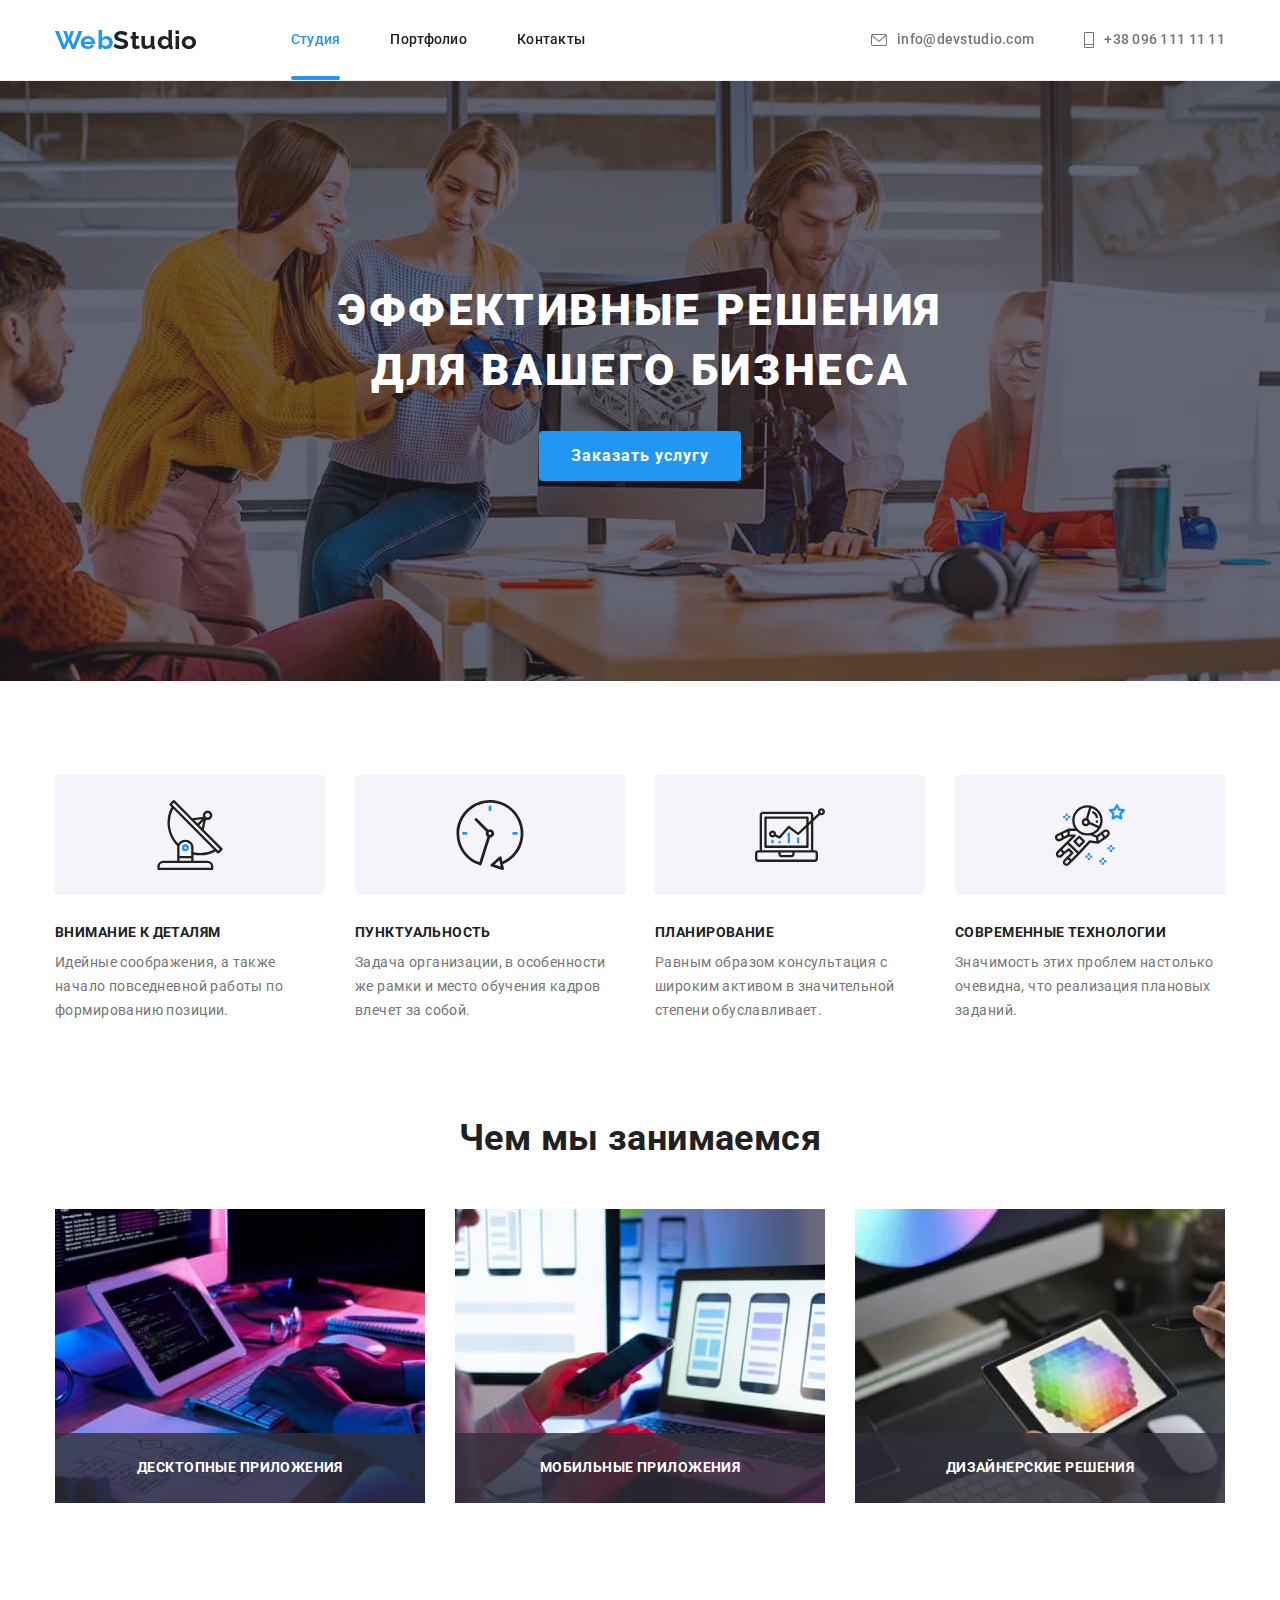
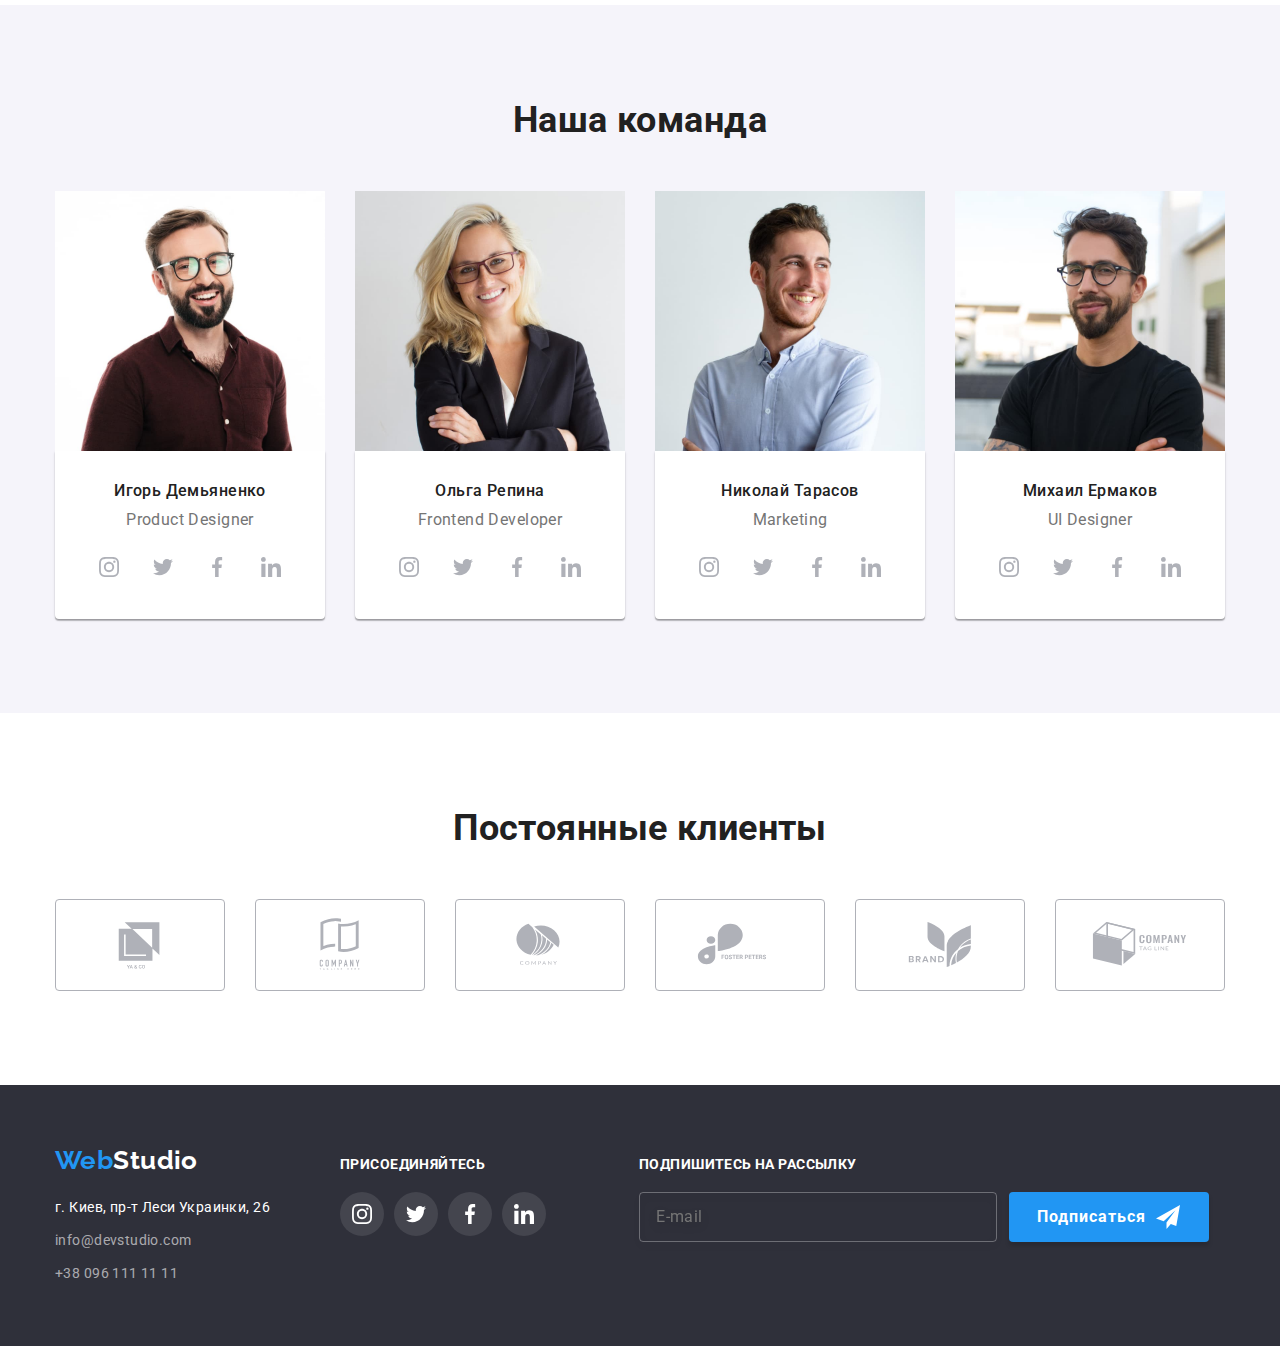
<file: index.html>
<!DOCTYPE html>
<html lang="ru">

<head>
  <meta charset="UTF-8" />
  <meta http-equiv="X-UA-Compatible" content="IE=edge" />
  <meta name="viewport" content="width=device-width, initial-scale=1.0" />
  <title>Document</title>
  <link href="https://fonts.googleapis.com/css2?family=Raleway:wght@700&family=Roboto:wght@400;500;700;900&display=swap"
    rel="stylesheet" />
  <link rel="stylesheet"
    href="https://cdnjs.cloudflare.com/ajax/libs/modern-normalize/0.6.0/modern-normalize.min.css" />
  <link rel="stylesheet" href="./css/style.css" />
</head>

<body data-page>
  <!--Шапка сайта-->

  <header class="header" data-header>
    <div class="container menu">
      <nav class="main-nav">
        <a href="./index.html" class="logo"><span class="logo-img">Web</span>Studio</a>
        <ul class="site-nav list">
          <li class="item"><a href="" class="link current">Студия</a></li>
          <li class="item">
            <a href="./portfolio.html" class="link">Портфолио</a>
          </li>
          <li class="item"><a href="" class="link">Контакты</a></li>
        </ul>
      </nav>

      <ul class="auth list">
        <li class="item">
          <a href="mailto:info@devstudio.com" class="link">
            <svg class="email-icon" width="16" height="12">
              <use href="./images/icon.svg#icon-email-second"></use>
            </svg>
            info@devstudio.com</a>
        </li>
        <li class="item">
          <a href="tel:+380961111111" class="link">
            <svg class="phone-icon" width="10" height="16">
              <use href="./images/icon.svg#icon-phone-second"></use>
            </svg>
            +38 096 111 11 11</a>
        </li>
      </ul>
    </div>
  </header>

  <main>
    <!--Герой-->
    <div class="hero-cont">
      <section class="section hero">
        <h1 class="hero-header">Эффективные решения для вашего бизнеса</h1>
        <button type="button" class="button" data-modal-open>
          Заказать услугу
        </button>
      </section>
    </div>

    <!--Преимущества-->
    <section class="section second">
      <div class="container">
        <h2 class="title-adv">Преимущества</h2>
        <ul class="list adv-flex">
          <li class="item">
            <div class="container-adv">
              <svg class="icon-adv" width="70" height="70">
                <use href="./images/icon.svg#icon-antenna-1"></use>
              </svg>
            </div>
            <h3 class="head-name">Внимание к деталям</h3>
            <p>
              Идейные соображения, а также начало повседневной работы по
              формированию позиции.
            </p>
          </li>
          <li class="item">
            <div class="container-adv">
              <svg class="icon-adv" width="70" height="70">
                <use href="./images/icon.svg#icon-clock-1"></use>
              </svg>
            </div>
            <h3 class="head-name">Пунктуальность</h3>
            <p>
              Задача организации, в особенности же рамки и место обучения
              кадров влечет за собой.
            </p>
          </li>
          <li class="item">
            <div class="container-adv">
              <svg class="icon-adv" width="70" height="70">
                <use href="./images/icon.svg#icon-diagram-1"></use>
              </svg>
            </div>
            <h3 class="head-name">Планирование</h3>
            <p>
              Равным образом консультация с широким активом в значительной
              степени обуславливает.
            </p>
          </li>
          <li class="item">
            <div class="container-adv">
              <svg class="icon-adv" width="70" height="70">
                <use href="./images/icon.svg#icon-astronaut-1"></use>
              </svg>
            </div>
            <h3 class="head-name">Современные технологии</h3>
            <p>
              Значимость этих проблем настолько очевидна, что реализация
              плановых заданий.
            </p>
          </li>
        </ul>
      </div>
    </section>

    <section class="section third">
      <div class="container cont-work">
        <h2 class="title">Чем мы занимаемся</h2>
        <ul class="list work">
          <li class="item work-list">
            <img src="./images/box_1.jpg" alt="keyboard" width="370" />
            <div class="work-text">
              <h3 class="head-work">Десктопные приложения</h3>
            </div>
          </li>
          <li class="item work-list">
            <img src="./images/box_2.jpg" alt="notebook" width="370" />
            <div class="work-text">
              <h3 class="head-work">Мобильные приложения</h3>
            </div>
          </li>
          <li class="item work-list">
            <img src="./images/box_3.jpg" alt="tablet" width="370" />
            <div class="work-text">
              <h3 class="head-work">Дизайнерские решения</h3>
            </div>
          </li>
        </ul>
      </div>
    </section>

    <section class="section fourth">
      <div class="container cont-command">
        <h2 class="title">Наша команда</h2>
        <ul class="list command">
          <li class="item">
            <img src="./images/team_1.jpg" alt="team photo 1" width="270" class="img-team" />
            <div class="command-cont">
              <h3 class="head-team">Игорь Демьяненко</h3>
              <p lang="en" class="description">Product Designer</p>
              <ul class="team-icon list">
                <li class="soc-list">
                  <a href="" class="link soc-link">
                    <svg class="icon-social" width="20" height="20">
                      <use href="./images/icon.svg#icon-instagram"></use>
                    </svg>
                  </a>
                </li>
                <li class="soc-list">
                  <a href="" class="link soc-link">
                    <svg class="icon-social" width="20" height="20">
                      <use href="./images/icon.svg#icon-twitter"></use>
                    </svg>
                  </a>
                </li>
                <li class="soc-list">
                  <a href="" class="link soc-link">
                    <svg class="icon-social" width="20" height="20">
                      <use href="./images/icon.svg#icon-facebook"></use>
                    </svg>
                  </a>
                </li>
                <li class="soc-list">
                  <a href="" class="link soc-link">
                    <svg class="icon-social" width="20" height="20">
                      <use href="./images/icon.svg#icon-linkedin"></use>
                    </svg>
                  </a>
                </li>
              </ul>
            </div>
          </li>
          <li class="item">
            <img src="./images/team_2.jpg" alt="team photo 2" width="270" class="img-team" />
            <div class="command-cont">
              <h3 class="head-team">Ольга Репина</h3>
              <p lang="en" class="description">Frontend Developer</p>
              <ul class="team-icon list">
                <li class="soc-list">
                  <a href="" class="link soc-link">
                    <svg class="icon-social" width="20" height="20">
                      <use href="./images/icon.svg#icon-instagram"></use>
                    </svg>
                  </a>
                </li>
                <li class="soc-list">
                  <a href="" class="link soc-link">
                    <svg class="icon-social" width="20" height="20">
                      <use href="./images/icon.svg#icon-twitter"></use>
                    </svg>
                  </a>
                </li>
                <li class="soc-list">
                  <a href="" class="link soc-link">
                    <svg class="icon-social" width="20" height="20">
                      <use href="./images/icon.svg#icon-facebook"></use>
                    </svg>
                  </a>
                </li>
                <li class="soc-list">
                  <a href="" class="link soc-link">
                    <svg class="icon-social" width="20" height="20">
                      <use href="./images/icon.svg#icon-linkedin"></use>
                    </svg>
                  </a>
                </li>
              </ul>
            </div>
          </li>
          <li class="item">
            <img src="./images/team_3.jpg" alt="team photo 3" width="270" class="img-team" />
            <div class="command-cont">
              <h3 class="head-team">Николай Тарасов</h3>
              <p lang="en" class="description">Marketing</p>
              <ul class="team-icon list">
                <li class="soc-list">
                  <a href="" class="link soc-link">
                    <svg class="icon-social" width="20" height="20">
                      <use href="./images/icon.svg#icon-instagram"></use>
                    </svg>
                  </a>
                </li>
                <li class="soc-list">
                  <a href="" class="link soc-link">
                    <svg class="icon-social" width="20" height="20">
                      <use href="./images/icon.svg#icon-twitter"></use>
                    </svg>
                  </a>
                </li>
                <li class="soc-list">
                  <a href="" class="link soc-link">
                    <svg class="icon-social" width="20" height="20">
                      <use href="./images/icon.svg#icon-facebook"></use>
                    </svg>
                  </a>
                </li>
                <li class="soc-list">
                  <a href="" class="link soc-link">
                    <svg class="icon-social" width="20" height="20">
                      <use href="./images/icon.svg#icon-linkedin"></use>
                    </svg>
                  </a>
                </li>
              </ul>
            </div>
          </li>
          <li class="item">
            <img src="./images/team_4.jpg" alt="team photo 4" width="270" class="img-team" />
            <div class="command-cont">
              <h3 class="head-team">Михаил Ермаков</h3>
              <p lang="en" class="description">UI Designer</p>
              <ul class="team-icon list">
                <li class="soc-list">
                  <a href="" class="link soc-link">
                    <svg class="icon-social" width="20" height="20">
                      <use href="./images/icon.svg#icon-instagram"></use>
                    </svg>
                  </a>
                </li>
                <li class="soc-list">
                  <a href="" class="link soc-link">
                    <svg class="icon-social" width="20" height="20">
                      <use href="./images/icon.svg#icon-twitter"></use>
                    </svg>
                  </a>
                </li>
                <li class="soc-list">
                  <a href="" class="link soc-link">
                    <svg class="icon-social" width="20" height="20">
                      <use href="./images/icon.svg#icon-facebook"></use>
                    </svg>
                  </a>
                </li>
                <li class="soc-list">
                  <a href="" class="link soc-link">
                    <svg class="icon-social" width="20" height="20">
                      <use href="./images/icon.svg#icon-linkedin"></use>
                    </svg>
                  </a>
                </li>
              </ul>
            </div>
          </li>
        </ul>
      </div>
    </section>

    <section class="section six">
      <div class="container">
        <h2 class="title">Постоянные клиенты</h2>
        <ul class="list clients-list">
          <li class="item">
            <a href="" class="link clients-link">
              <svg width="106" height="60" class="clients-icon">
                <use href="./images/icon.svg#icon-client1"></use>
              </svg>
            </a>
          </li>
          <li class="item">
            <a href="" class="link clients-link">
              <svg width="106" height="60" class="clients-icon">
                <use href="./images/icon.svg#icon-client2"></use>
              </svg>
            </a>
          </li>
          <li class="item">
            <a href="" class="link clients-link">
              <svg width="106" height="60" class="clients-icon">
                <use href="./images/icon.svg#icon-client3"></use>
              </svg>
            </a>
          </li>
          <li class="item">
            <a href="" class="link clients-link">
              <svg width="106" height="60" class="clients-icon">
                <use href="./images/icon.svg#icon-client4"></use>
              </svg>
            </a>
          </li>
          <li class="item">
            <a href="" class="link clients-link">
              <svg width="106" height="60" class="clients-icon">
                <use href="./images/icon.svg#icon-client5"></use>
              </svg>
            </a>
          </li>
          <li class="item">
            <a href="" class="link clients-link">
              <svg width="106" height="60" class="clients-icon">
                <use href="./images/icon.svg#icon-client6"></use>
              </svg>
            </a>
          </li>
        </ul>
      </div>
    </section>
  </main>

  <!--Footer-->
  <footer class="footer">
    <div class="container footer-cont">
      <div class="footer-1">
        <a href="./index.html" class="logo-foot"><span class="logo-img">Web</span><span
            class="footer-main">Studio</span></a>
        <address>
          <ul class="list foot">
            <li class="item">
              <a href="https://goo.gl/maps/bs4FrtcBZJguivNF8" target="_blank" rel="noopener noreferrer"
                class="footer-primary">г. Киев, пр-т Леси Украинки, 26</a>
            </li>
            <li class="item">
              <a href="mailto:info@devstudio.com" class="footer-second">info@devstudio.com</a>
            </li>
            <li class="item">
              <a href="tel:+380961111111" class="footer-second">+38 096 111 11 11</a>
            </li>
          </ul>
        </address>
      </div>
      <div class="foooter-2">
        <h3 class="footer-name">Присоединяйтесь</h3>
        <ul class="list footer-list">
          <li class="item">
            <a href="" class="link footer-social">
              <svg class="icon-footer" width="20" height="20">
                <use href="./images/icon.svg#icon-instagram"></use>
              </svg>
            </a>
          </li>
          <li class="item">
            <a href="" class="link footer-social">
              <svg class="icon-footer" width="20" height="20">
                <use href="./images/icon.svg#icon-twitter"></use>
              </svg>
            </a>
          </li>
          <li class="item">
            <a href="" class="link footer-social">
              <svg class="icon-footer" width="20" height="20">
                <use href="./images/icon.svg#icon-facebook"></use>
              </svg>
            </a>
          </li>
          <li class="item">
            <a href="" class="link footer-social">
              <svg class="icon-footer" width="20" height="20">
                <use href="./images/icon.svg#icon-linkedin"></use>
              </svg>
            </a>
          </li>
        </ul>
      </div>
      <form name="footer-form" class="footer-form">
        <h3 class="footer-name">Подпишитесь на рассылку</h3>
        <div class="form-cont-foot">
          <label class="footer-label">
            <input class="footer-input" type="email" name="user-mail" placeholder="E-mail" />
          </label>
          <button type="submit" class="button-footer">
            Подписаться
            <svg class="footer-button-icon" width="24" height="24">
              <use href="./images/icon.svg#icon-icon-send"></use>
            </svg>
          </button>
        </div>
      </form>
    </div>
  </footer>

  <!-- Modal window -->
  <div class="backdrop is-hidden" data-modal>
    <div class="modal">
      <button type="button" class="modal-button" data-modal-close>
        <svg class="modal-button-icon" width="11" height="11">
          <use href="./images/icon.svg#icon-close-button"></use>
        </svg>
      </button>
      <form name="modal-form" class="modal-form">
        <strong class="header-modal">Оставьте свои данные, мы вам перезвоним</strong>

        <label class="modal-label">
          Имя
          <span class="input-wrapper">
            <input class="modal-input" type="text" name="user-name" required minlength="4" />
            <svg width="12" height="12" class="modal-icon">
              <use href="./images/icon.svg#icon-modal-name"></use>
            </svg></span>
          <span class="modal-notification">Имя должно быть не короче 4 симовлов</span>
        </label>

        <label class="modal-label">
          Телефон
          <span class="input-wrapper">
            <input class="modal-input" type="tel" name="user-tel" />
            <svg width="13" height="13" class="modal-icon">
              <use href="./images/icon.svg#icon-modal-phone"></use>
            </svg></span>
        </label>

        <label class="modal-label">
          Почта
          <span class="input-wrapper">
            <input class="modal-input" type="email" name="user-email" />
            <svg width="15" height="12" class="modal-icon">
              <use href="./images/icon.svg#icon-modal-email"></use>
            </svg></span>
        </label>

        <label class="modal-label">
          Комментарий
          <textarea name="user-comment" class="modal-textarea" placeholder="Введите текст"></textarea>
        </label>

        <label class="modal-checkbox">
          <input class="register-box visualy-hidden" type="checkbox" name="checkbox" />
          <svg width="16" height="15" class="checkbox-icon">
            <use href="./images/icon.svg#icon-uncheck" class="checkbox-icon-uncheck"></use>
            <use href="./images/icon.svg#icon-check" class="checkbox-icon-check"></use>
          </svg>
          <span class="text-checkbox">Согласен с рассылкой и принимаю
            <a href="" class="link-modal">Условия договора</a></span>
        </label>
        <div class="modal-bttn-cont">
          <button type="submit" class="button-form">Отправить</button>
        </div>
      </form>
    </div>
  </div>

  <script src="./js/modal.js"></script>
  <script src="./js/header-scroll.js"></script>
</body>

</html>
</file>
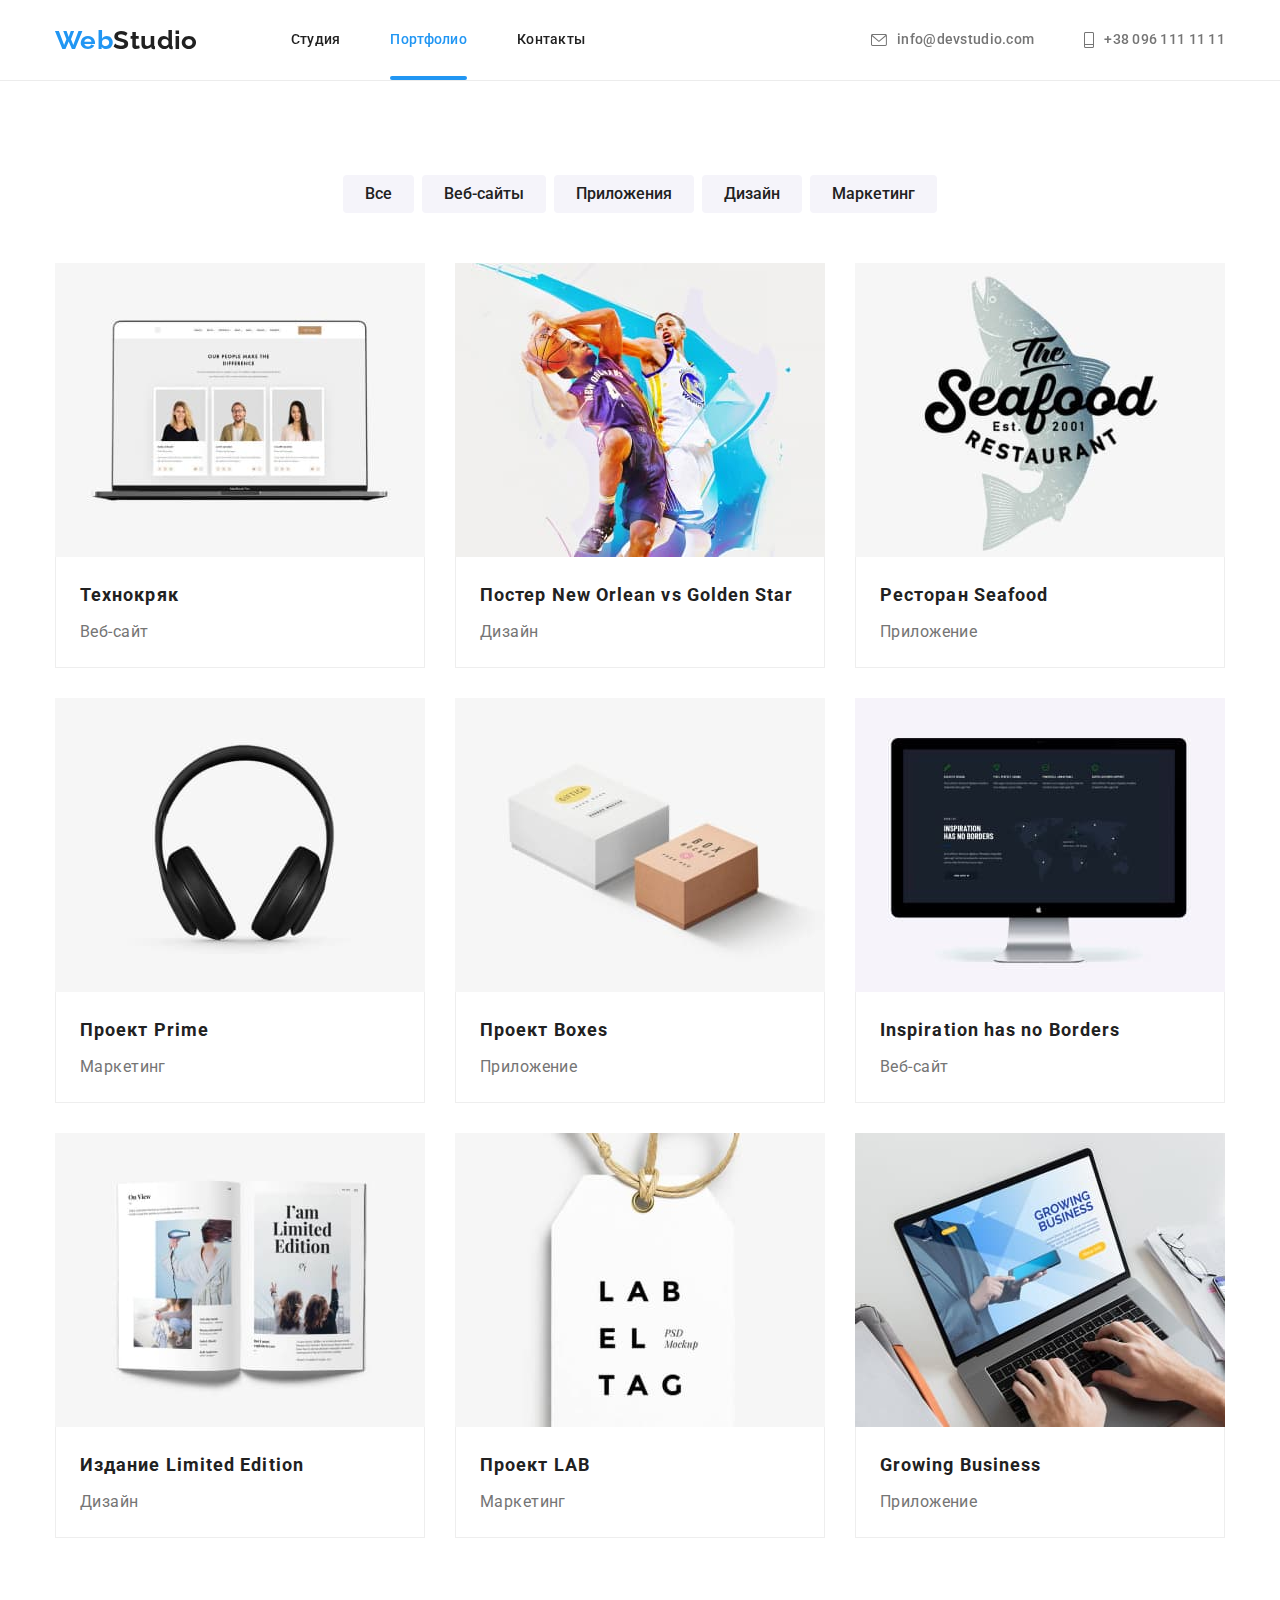
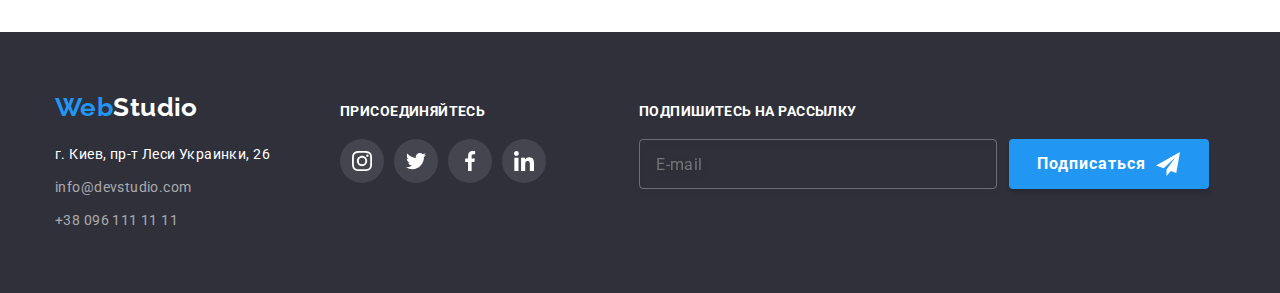
<file: portfolio.html>
<!DOCTYPE html>
<html lang="ru">
  <head>
    <meta charset="UTF-8" />
    <meta http-equiv="X-UA-Compatible" content="IE=edge" />
    <meta name="viewport" content="width=device-width, initial-scale=1.0" />
    <title>Document</title>
    <link
      href="https://fonts.googleapis.com/css2?family=Raleway:wght@700&family=Roboto:wght@400;500;700;900&display=swap"
      rel="stylesheet"
    />
    <link
      rel="stylesheet"
      href="https://cdnjs.cloudflare.com/ajax/libs/modern-normalize/0.6.0/modern-normalize.min.css"
    />
    <link rel="stylesheet" href="./css/style.css" />
  </head>

  <body>
    <!--Шапка сайта-->
    <header class="header" data-header>
      <div class="container menu">
        <nav class="main-nav">
          <a href="./index.html" class="logo"
            ><span class="logo-img">Web</span>Studio</a
          >
          <ul class="site-nav list">
            <li class="item"><a href="./" class="link">Студия</a></li>
            <li class="item">
              <a href="" class="link current">Портфолио</a>
            </li>
            <li class="item"><a href="" class="link">Контакты</a></li>
          </ul>
        </nav>

        <ul class="auth list">
          <li class="item">
            <a href="mailto:info@devstudio.com" class="link">
              <svg class="email-icon" width="16" height="12">
                <use href="./images/icon.svg#icon-email-second"></use>
              </svg>
              info@devstudio.com</a
            >
          </li>
          <li class="item">
            <a href="tel:+380961111111" class="link">
              <svg class="phone-icon" width="10" height="16">
                <use href="./images/icon.svg#icon-phone-second"></use>
              </svg>
              +38 096 111 11 11</a
            >
          </li>
        </ul>
      </div>
    </header>

    <main>
      <section class="section sec-port">
        <div class="container portfolio">
          <h1 class="title-portfolio">Портфолио работ</h1>
          <ul class="list portfolio-menu">
            <li class="item">
              <button type="button" class="portfolio-button">Все</button>
            </li>
            <li class="item">
              <button type="button" class="portfolio-button">Веб-сайты</button>
            </li>
            <li class="item">
              <button type="button" class="portfolio-button">Приложения</button>
            </li>
            <li class="item">
              <button type="button" class="portfolio-button">Дизайн</button>
            </li>
            <li class="item">
              <button type="button" class="portfolio-button">Маркетинг</button>
            </li>
          </ul>

          <ul class="list main-portfolio">
            <li class="item portf-item">              
              <a href="" class="link portfolio-hover">
                <div class="portf-cont">
                <img
                  src="./images/portfolio1.jpg"
                  alt="screen"
                  width="370"
                  class="image-portfolio"
                />
              
                <p class="overlay-text">
                  Ресурс пропонує комплексні пропозиції з різним рівнем
                  функціоналу та сервісів. Все це дозволить відвідувачу отримати
                  вичерпні відомості про компанію чи приватну особу.
                </p>
                </div>

                <div class="fifth">
                  <h2 class="portfolio-head">Технокряк</h2>
                  <p class="portfolio-link">Веб-сайт</p>
                </div>
              </a>
            </li>
            <li class="item portf-item">
              
              <a href="" class="link portfolio-hover">
                <div class="portf-cont">
                <img
                  src="./images/portfolio2.jpg"
                  alt="sport"
                  width="370"
                  class="image-portfolio"
                />
                <p class="overlay-text">
                  Ресурс пропонує комплексні пропозиції з різним рівнем
                  функціоналу та сервісів. Все це дозволить відвідувачу отримати
                  вичерпні відомості про компанію чи приватну особу.
                </p>
                </div>
                <div class="fifth">
                  <h2 class="portfolio-head">
                    Постер New Orlean vs Golden Star
                  </h2>
                  <p class="portfolio-link">Дизайн</p>
                </div>
              </a>
            </li>
            <li class="item portf-item">
              
              <a href="" class="link portfolio-hover">
                <div class="portf-cont">
                <img
                  src="./images/portfolio3.jpg"
                  alt="seafood"
                  width="370"
                  class="image-portfolio"
                />
                <p class="overlay-text">
                  Ресурс пропонує комплексні пропозиції з різним рівнем
                  функціоналу та сервісів. Все це дозволить відвідувачу отримати
                  вичерпні відомості про компанію чи приватну особу.
                </p>
                </div>
                <div class="fifth">
                  <h2 class="portfolio-head">Ресторан Seafood</h2>
                  <p class="portfolio-link">Приложение</p>
                </div>
              </a>
            </li>
            <li class="item portf-item">
              
              <a href="" class="link portfolio-hover">
                <div class="portf-cont">
                <img
                  src="./images/portfolio4.jpg"
                  alt="headphones"
                  width="370"
                  class="image-portfolio"
                />
                <p class="overlay-text">
                  Ресурс пропонує комплексні пропозиції з різним рівнем
                  функціоналу та сервісів. Все це дозволить відвідувачу отримати
                  вичерпні відомості про компанію чи приватну особу.
                </p>
                </div>
                <div class="fifth">
                  <h2 class="portfolio-head">Проект Prime</h2>
                  <p class="portfolio-link">Маркетинг</p>
                </div>
              </a>
            </li>
            <li class="item portf-item">
             
              <a href="" class="link portfolio-hover">
                <div class="portf-cont">
                <img
                  src="./images/portfolio5.jpg"
                  alt="box"
                  width="370"
                  class="image-portfolio"
                />
                <p class="overlay-text">
                  Ресурс пропонує комплексні пропозиції з різним рівнем
                  функціоналу та сервісів. Все це дозволить відвідувачу отримати
                  вичерпні відомості про компанію чи приватну особу.
                </p>
                </div>
                <div class="fifth">
                  <h2 class="portfolio-head">Проект Boxes</h2>
                  <p class="portfolio-link">Приложение</p>
                </div>
              </a>
            </li>
            <li class="item portf-item">
              
              <a href="" class="link portfolio-hover">
                <div class="portf-cont">
                <img
                  src="./images/portfolio6.jpg"
                  alt="PC"
                  width="370"
                  class="image-portfolio"
                />
                <p class="overlay-text">
                  Ресурс пропонує комплексні пропозиції з різним рівнем
                  функціоналу та сервісів. Все це дозволить відвідувачу отримати
                  вичерпні відомості про компанію чи приватну особу.
                </p>
                </div>
                <div class="fifth">
                  <h2 lang="en" class="portfolio-head">
                    Inspiration has no Borders
                  </h2>
                  <p class="portfolio-link">Веб-сайт</p>
                </div>
              </a>
            </li>
            <li class="item portf-item">
              
              <a href="" class="link portfolio-hover">
                <div class="portf-cont">
                <img
                  src="./images/portfolio7.jpg"
                  alt="magazine"
                  width="370"
                  class="image-portfolio"
                />
                <p class="overlay-text">
                  Ресурс пропонує комплексні пропозиції з різним рівнем
                  функціоналу та сервісів. Все це дозволить відвідувачу отримати
                  вичерпні відомості про компанію чи приватну особу.
                </p>
                </div>
                <div class="fifth">
                  <h2 class="portfolio-head">Издание Limited Edition</h2>
                  <p class="portfolio-link">Дизайн</p>
                </div>
              </a>
            </li>
            <li class="item portf-item">
              
              <a href="" class="link portfolio-hover">
                <div class="portf-cont">
                <img
                  src="./images/portfolio8.jpg"
                  alt="label"
                  width="370"
                  class="image-portfolio"
                />
                <p class="overlay-text">
                  Ресурс пропонує комплексні пропозиції з різним рівнем
                  функціоналу та сервісів. Все це дозволить відвідувачу отримати
                  вичерпні відомості про компанію чи приватну особу.
                </p>
                </div>
                <div class="fifth">
                  <h2 class="portfolio-head">Проект LAB</h2>
                  <p class="portfolio-link">Маркетинг</p>
                </div>
              </a>
            </li>
            <li class="item portf-item">
              <a href="" class="link portfolio-hover">
                <div class="portf-cont">
                <img
                  src="./images/portfolio9.jpg"
                  alt="work"
                  width="370"
                  class="image-portfolio"
                />
                <p class="overlay-text">
                  Ресурс пропонує комплексні пропозиції з різним рівнем
                  функціоналу та сервісів. Все це дозволить відвідувачу отримати
                  вичерпні відомості про компанію чи приватну особу.
                </p>
                </div>
                <div class="fifth">
                  <h2 lang="en" class="portfolio-head">Growing Business</h2>
                  <p class="portfolio-link">Приложение</p>
                </div>
              </a>
            </li>
          </ul>
        </div>
      </section>
    </main>

    <!--Footer-->
    <footer class="footer">
      <div class="container footer-cont">
        <div class="footer-1">
          <a href="./index.html" class="logo-foot"><span class="logo-img">Web</span><span
              class="footer-main">Studio</span></a>
          <address>
            <ul class="list foot">
              <li class="item">
                <a href="https://goo.gl/maps/bs4FrtcBZJguivNF8" target="_blank" rel="noopener noreferrer"
                  class="footer-primary">г. Киев, пр-т Леси Украинки, 26</a>
              </li>
              <li class="item">
                <a href="mailto:info@devstudio.com" class="footer-second">info@devstudio.com</a>
              </li>
              <li class="item">
                <a href="tel:+380961111111" class="footer-second">+38 096 111 11 11</a>
              </li>
            </ul>
          </address>
        </div>
        <div class="foooter-2">
          <h3 class="footer-name">Присоединяйтесь</h3>
          <ul class="list footer-list">
            <li class="item">
              <a href="" class="link footer-social">
                <svg class="icon-footer" width="20" height="20">
                  <use href="./images/icon.svg#icon-instagram"></use>
                </svg>
              </a>
            </li>
            <li class="item">
              <a href="" class="link footer-social">
                <svg class="icon-footer" width="20" height="20">
                  <use href="./images/icon.svg#icon-twitter"></use>
                </svg>
              </a>
            </li>
            <li class="item">
              <a href="" class="link footer-social">
                <svg class="icon-footer" width="20" height="20">
                  <use href="./images/icon.svg#icon-facebook"></use>
                </svg>
              </a>
            </li>
            <li class="item">
              <a href="" class="link footer-social">
                <svg class="icon-footer" width="20" height="20">
                  <use href="./images/icon.svg#icon-linkedin"></use>
                </svg>
              </a>
            </li>
          </ul>
        </div>
        <form name="footer-form" class="footer-form">
          <h3 class="footer-name">Подпишитесь на рассылку</h3>
          <div class="form-cont-foot">
            <label class="footer-label">
              <input class="footer-input" type="email" name="user-mail" placeholder="E-mail" />
            </label>
            <button type="submit" class="button-footer">
              Подписаться
              <svg class="footer-button-icon" width="24" height="24">
                <use href="./images/icon.svg#icon-icon-send"></use>
              </svg>
            </button>
          </div>
        </form>
      </div>
    </footer>
    <script src="./js/modal.js"></script>
    <script src="./js/header-scroll.js"></script>
  </body>
</html>
</file>
<file: css/style.css>
/*цвет основного текста #757575*/
/*цвет меню+заголовки #212121*/
/*белый #FFFFFF  */
/*наведение на кнопки #2196F3 */
/*цвет фона #2F303A*/
/*цвет фона кнопок #F5F4FA*/

:root {
  --primary-text-color: #757575;
  --title-text-color: #212121;
  --accent-color: #2196f3;
  --primary-white-color: #ffffff;
  --background-hero: #2f303a;
  --background-button: #f5f4fa;
  --social-color: #AFB1B8;
  --footer-icon: rgba(255, 255, 255, 0.1);
  --transition: 250ms cubic-bezier(0.4, 0, 0.2, 1);
}

body {
  background-color: var(--primary-white-color);
  color: var(--primary-text-color);

  font-family: Roboto, sans-serif;
  letter-spacing: 0.03em;
  font-size: 14px;
  line-height: 1.71;
}

.no-scroll {
  overflow: hidden;
}

.container {
  width: 1200px;
  margin-left: auto;
  margin-right: auto;
  padding-right: 15px;
  padding-left: 15px;
}

.list {
  padding: 0px;
  margin: 0px;
  list-style: none;
}

h1,
h2,
h3,
h4,
h5,
h6,
p,
ul {
  margin-top: 0px;
  margin-bottom: 0px;
}

/*логотип*/
.logo {
  margin-right: 93px;

  color: var(--title-text-color);
  font-family: Raleway, sans-serif;

  font-weight: 700;
  font-size: 26px;
  line-height: 1.19;
  text-decoration: none;
}

a {
  text-decoration: none;
}

.logo-foot {
  display: block;
  margin-bottom: 20px;

  color: var(--title-text-color);
  font-family: Raleway, sans-serif;

  font-weight: 700;
  font-size: 26px;
  line-height: 1.19;
  text-decoration: none;
}

.logo-img {
  color: var(--accent-color);
}

.header {
  position: fixed;
  top: 0;
  left: 0;
  width: 100%;
  z-index: 100;
  border-bottom: 1px solid #ECECEC;

  transition: background-color var(--transition), backdrop-filter var(--transition);
}

.header.no-transparency {
  background-color: rgba(255, 255, 255, 0.9);
  backdrop-filter: blur(2px);
}



/*менюшка*/

.site-nav {
  display: flex;

}

.site-nav .item:not(:last-child) {
  margin-right: 50px;
}

.site-nav .link {
  display: block;
  padding: 32px 0px;

  color: var(--title-text-color);

  font-weight: 500;
  line-height: 1.14;
  letter-spacing: 0.02em;
  transition: color var(--transition);
}

.site-nav .link:hover,
.site-nav .link:focus {
  color: var(--accent-color);
}

.auth .item+.item {
  margin-left: 50px;
}

.auth .link {
  padding: 32px 0px;
  color: var(--primary-text-color);

  display: flex;
  align-items: center;
  justify-content: center;

  font-weight: 500;
  line-height: 1.14;
  letter-spacing: 0.02em;
  transition: color var(--transition);
}

.auth .link:hover,
.auth .link:focus {
  color: var(--accent-color);
}

.email-icon,
.phone-icon {
  fill: currentColor;
  margin-right: 10px;
}

.main-nav {
  display: flex;
  align-items: center;
}

.auth {
  display: flex;
  align-items: center;
  margin-left: auto;
}

.menu {
  display: flex;
  align-items: center;
}

.second {
  padding-top: 94px;
}

.hero {

  text-align: center;
  margin-top: 81px;
  padding-top: 200px;
  padding-bottom: 200px;
  padding-left: 0;
  padding-right: 0;
}

.hero-cont {

  max-width: 1600px;
  max-height: 600px;
  margin-left: auto;
  margin-right: auto;
  background-repeat: no-repeat;
  background-position: center;
  background-size: cover;
  background-color: var(--background-hero);

  background-image: linear-gradient(to right, rgba(47, 48, 58, 0.4), rgba(47, 48, 58, 0.4)), url(../images/hero-photo.jpg);

}

.section .hero-header {
  width: 696px;
  margin-left: auto;
  margin-right: auto;
  margin-top: 0px;
  margin-bottom: 30px;

  color: var(--primary-white-color);

  font-weight: 900;
  font-size: 44px;
  line-height: 1.36;
  letter-spacing: 0.06em;
  text-transform: uppercase;
}

.section .button,
.button-footer,
.button-form {
  border: none;
  border-radius: 4px;
  min-width: 200px;
  padding: 10px 32px;

  color: var(--primary-white-color);
  background-color: var(--accent-color);

  cursor: pointer;

  font-family: inherit;
  font-weight: 700;
  font-size: 16px;
  line-height: 1.88;
  letter-spacing: 0.06em;
  box-shadow: 0px 4px 4px rgba(0, 0, 0, 0.15);
  border-radius: 4px;

  animation: hero-button 600ms linear 100ms 1 alternate both;
  transform-origin: right center;
  transition: background-color var(--transition), color var(--transition);
}

.section .button:hover,
.section .button:focus,
.button-footer:hover,
.button-footer:focus,
.button-form:hover,
.button-form:focus {
  background-color: var(--primary-white-color);
  color: var(--accent-color);
}


.button-footer:hover .footer-button-icon,
.button-footer:focus .footer-button-icon {
  fill: var(--accent-color);
}


@keyframes hero-button {
  0% {
    opacity: 0;
    transform: translate(-50px, -100px) skew(15deg) scale(1.25);
  }

  50% {
    opacity: 0.5;
    transform: translate(-25px, -50px) skew(5deg) scale(0.75);
  }

  100% {
    opacity: 1;
    transform: translate(0px, 0px) skew(0deg) scale(1);
  }
}

.section .title {
  margin-top: 0px;
  margin-bottom: 50px;

  color: var(--title-text-color);

  font-weight: 700;
  font-size: 36px;
  line-height: 1.17;
  text-align: center;
}

.section .head-name {
  margin-bottom: 10px;

  color: var(--title-text-color);

  font-size: 14px;
  font-weight: 700;
  line-height: 1.14;
  text-transform: uppercase;
}

.adv-flex {
  display: flex;
}

.adv-flex .item {
  width: 270px;
  align-items: center;
}

.adv-flex .item:not(:last-child) {
  margin-right: 30px;
}

.container-adv {
  display: flex;
  background-color: var(--background-button);
  width: 270px;
  height: 120px;
  align-items: center;
  justify-content: center;
  margin-bottom: 30px;
  border-radius: 4px;
}


.third {
  padding-top: 94px;
  padding-bottom: 94px;
}

.cont-work p {
  margin-top: 0px;
  margin-bottom: 124px;
}

.work {
  display: flex;
}

.work .item:not(:last-child) {
  margin-right: 30px;
}

.head-work {
  color: var(--primary-white-color);

  font-size: 14px;
  font-weight: 700;
  line-height: 1.14;
  text-transform: uppercase;
}

.work-list {
  position: relative;
}

.work-text {
  position: absolute;
  display: flex;
  justify-content: center;
  align-items: center;
  top: 224px;

  width: 370px;
  height: 70px;
  background-color: rgba(47, 48, 58, 0.8);
}

.fourth {
  background-color: #F5F4FA;
  padding-top: 94px;
  padding-bottom: 94px;
  text-align: center;
}

.command {
  display: flex;
}

.command .item:not(:last-child) {
  margin-right: 30px;
}


.section .head-team {
  margin-bottom: 10px;

  color: var(--title-text-color);

  font-weight: 500;
  font-size: 16px;
  line-height: 1.19;
}

.command-cont {
  padding: 30px 0px;
  box-shadow: 0px 1px 3px rgba(0, 0, 0, 0.12), 0px 1px 1px rgba(0, 0, 0, 0.14), 0px 2px 1px rgba(0, 0, 0, 0.2);
  border-radius: 0px 0px 4px 4px;
  background-color: #fff;

}

.team-icon {
  display: flex;
  justify-content: center;
  align-items: center;
  margin-top: 16px;

}

.soc-link {

  fill: var(--social-color);
  width: 44px;
  height: 44px;
  display: flex;
  justify-content: center;
  align-items: center;
  border-radius: 50%;
  transition: background-color var(--transition);

}

.icon-social {
  display: flex;
  justify-content: center;
  align-items: center;
  transition: fill var(--transition);
}

.team-icon {
  display: flex;
}

.soc-list:not(:last-child) {
  margin-right: 10px;
}


.soc-link:hover,
.soc-link:focus {
  background-color: var(--accent-color);
}

.soc-link:hover .icon-social,
.soc-link:focus .icon-social {
  fill: #fff;
}




.soc-link:not(:last-child) {
  margin-right: 10px;
}

.section .description {
  font-size: 16px;
  line-height: 1.19;
}

.footer {
  padding-top: 60px;
  padding-bottom: 60px;
  background-color: var(--background-hero);
}

.footer .footer-main {
  color: var(--primary-white-color);

  font-family: Raleway, sans-serif;
  font-weight: 700;
  font-size: 26px;
  line-height: 1.19;
  text-decoration: none;
}

.footer-primary {
  color: var(--primary-white-color);

  font-size: 14px;
  text-decoration: none;
  font-style: normal;
}

.footer .footer-second {
  color: rgba(255, 255, 255, 0.6);

  font-size: 14px;
  text-decoration: none;
  font-style: normal;
}

.footer-second {
  margin-bottom: 9px;
}

.foot-main {
  padding-top: 60px;
  padding-bottom: 60px;
}

.foot .item:not(:last-child) {
  margin-bottom: 9px;
}

.link,
.list {
  text-decoration: none;
}

.list-link {
  color: var(--primary-text-color);
}

.portfolio {
  margin-top: 81px;
}

.portfolio-button {
  padding: 6px 22px;
  min-width: 14px;
  border: none;
  border-radius: 4px;


  color: var(--title-text-color);
  background-color: var(--background-button);

  cursor: pointer;
  font-family: inherit;
  font-weight: 500;
  font-size: 16px;
  line-height: 1.62;
  transition: color var(--transition), background-color var(--transition), box-shadow var(--transition);
}

.portfolio-button:hover,
.portfolio-button:focus {
  color: var(--primary-white-color);
  background-color: var(--accent-color);
  box-shadow: 0px 3px 1px rgba(0, 0, 0, 0.1), 0px 1px 2px rgba(0, 0, 0, 0.08), 0px 2px 2px rgba(0, 0, 0, 0.12);
}

.portfolio-hover {
  position: relative;
  display: block;
  transition: box-shadow var(--transition);
}

.portf-cont {
  position: relative;
  overflow: hidden;
}


.overlay-text {
  position: absolute;
  top: 0;
  left: 0;

  font-style: normal;
  font-weight: 400;
  font-size: 18px;
  line-height: 1.56;
  letter-spacing: 0.03em;
  color: var(--primary-white-color);
  background-color: var(--accent-color);
  padding: 63px 24px;
  height: 100%;

  transform: translateY(100%);
  transition: transform var(--transition);


  display: flex;
  align-items: center;
  justify-content: center;
}

.portfolio-hover {
  transition: box-shadow var(--transition);
}

.portfolio-hover:hover,
.portfolio-hover:focus {
  box-shadow: 0px 1px 1px rgba(0, 0, 0, 0.12), 0px 4px 4px rgba(0, 0, 0, 0.06), 1px 4px 6px rgba(0, 0, 0, 0.16);
}

.portfolio-hover:hover .overlay-text,
.portfolio-hover:focus .overlay-text {
  transform: translateY(0);
}


.portfolio-menu {
  display: flex;
  text-align: center;
  justify-content: center;
  margin-bottom: 50px;
}

.portfolio-menu .item:not(:last-child) {
  margin-right: 8px;
}

.portfolio-head {
  margin-bottom: 4px;
  color: var(--title-text-color);

  font-weight: 700;
  font-size: 18px;
  line-height: 2;
  letter-spacing: 0.06em;
}

.portfolio-link {
  color: var(--primary-text-color);

  font-size: 16px;
  line-height: 1.88;
}

.title-adv,
.title-portfolio {
  display: none;
}

.site-nav .link.current {
  position: relative;
  color: var(--accent-color);

  font-weight: 500;
  line-height: 1.14;
  letter-spacing: 0.02em;
}

.current::after {
  content: '';
  position: absolute;
  top: 76px;
  display: block;
  width: 100%;
  height: 4px;
  background-color: var(--accent-color);
  border-radius: 2px;
}

.sec-port {

  padding: 94px 0px;
}

.main-portfolio {
  display: flex;
  flex-wrap: wrap;
  gap: 30px;
}

.main-portfolio .item {
  width: 370px;
}

.fifth {
  border-bottom: 1px solid #eeeeee;
  border-right: 1px solid #eeeeee;
  border-left: 1px solid #eeeeee;
  padding: 20px 24px;
}


.image-portfolio {
  display: block;
}

.img-team {
  display: block;
}

.clients-list {
  display: flex;
  justify-content: center;
  align-items: center;
}

.clients-link {
  display: flex;
  justify-content: center;
  align-items: center;
  width: 170px;
  height: 92px;
  border: 1px solid var(--social-color);
  border-radius: 4px;

  fill: var(--social-color);
  transition: border-color var(--transition);
}

.fifth .item:not(:last-child) {
  margin-right: 30px;
}

.six .item:not(:last-child) {
  margin-right: 30px;
}

.six {
  padding: 94px 0px;
}


.clients-link:hover,
.clients-link:focus {
  border-color: var(--accent-color);

}

.clients-icon {
  transition: fill var(--transition);
}

.clients-link:hover .clients-icon,
.clients-link:focus .clients-icon {
  fill: var(--accent-color);
}



.footer-name {
  color: var(--primary-white-color);
  font-size: 14px;
  font-weight: 700;
  line-height: 16px;
  text-transform: uppercase;
  margin-bottom: 20px;
}

.footer-cont {
  display: flex;
  align-items: baseline;
}

.footer-list {
  display: flex;

}

.icon-footer {

  fill: var(--primary-white-color);
}

.footer-list .item {

  display: flex;
  align-items: center;
  justify-content: center;
  background-color: var(--footer-icon);
  border-radius: 50%;


}

.footer-social {
  display: flex;
  align-items: center;
  justify-content: center;
  width: 44px;
  height: 44px;
  border-radius: 50%;

  transition: background-color var(--transition);

}

.footer-list .item:not(:last-child) {
  margin-right: 10px;
}


.footer-social:hover,
.footer-social:focus {
  background-color: var(--accent-color);
}

.footer-1 {
  margin-right: 70px;
}

.backdrop.is-hidden {
  opacity: 0;
  visibility: hidden;
  pointer-events: none;
}

.backdrop {
  position: fixed;
  top: 0;
  left: 0;
  z-index: 1000;
  display: flex;
  width: 100%;
  height: 100%;
  background-color: rgba(0, 0, 0, 0.2);
  align-items: center;
  justify-content: center;

  transition: opacity 400ms ease-in, visibility 500ms ease-in-out;


}

.visualy-hidden {
  position: absolute;
  white-space: nowrap;
  width: 1px;
  height: 1px;
  overflow: hidden;
  border: 0;
  padding: 0;
  clip: rect(0 0 0 0);
  clip-path: inset(50%);
  margin: -1px;
}



.modal {
  position: relative;
  width: 528px;
  height: 581px;
  position: relative;
  background-color: var(--primary-white-color);
  box-shadow: 0px 1px 3px rgba(0, 0, 0, 0.12), 0px 1px 1px rgba(0, 0, 0, 0.14), 0px 2px 1px rgba(0, 0, 0, 0.2);
  border-radius: 4px;

  transition: transform var(--transition), opacity var(--transition);
}

.backdrop.is-hidden .modal {
  opacity: 0;
  transform: translate(-50%, -50%) scale(0.5) rotate(2turn);
}

.modal-button {
  position: absolute;
  background-color: var(--primary-white-color);
  border-radius: 50%;
  padding: 9px 10px;
  border: 1px solid rgba(0, 0, 0, 0.1);
  display: flex;
  align-items: center;
  justify-content: center;
  top: 8px;
  right: 8px;
  cursor: pointer;
}


.footer-input {
  width: 358px;
  height: 50px;
  background-color: transparent;
  border: 1px solid rgba(255, 255, 255, 0.3);
  filter: drop-shadow(0px 4px 4px rgba(0, 0, 0, 0.15));
  border-radius: 4px;
  padding: 15px 16px;

  font-weight: 400;
  font-size: 16px;
  line-height: 1.25;
  letter-spacing: 0.03em;
  color: rgba(255, 255, 255, 0.6);

}

.footer-form {
  margin-left: 93px;
}

.button-footer {
  display: flex;
  margin-left: 12px;
  align-items: center;
  padding: 0;
  max-width: 200px;
  padding: 10px 13px 10px 28px;
}


.footer-button-icon {
  margin-left: 10px;
  fill: var(--primary-white-color);
  transition: fill var(--transition);
}

.form-cont-foot {
  display: flex;
}

.modal {
  padding: 40px;
}


.modal-label {
  display: block;

  font-size: 12px;
  line-height: 1.17;
  letter-spacing: 0.01em;
  color: var(--primary-text-color);
}

.header-modal {
  display: block;
  margin-bottom: 12px;
  text-align: center;

  font-weight: 700;
  font-size: 20px;
  line-height: 1.15;
  letter-spacing: 0.03em;
  color: var(--title-text-color);
}

.modal-input,
.modal-textarea {
  width: 100%;
  height: 40px;
  border: 1px solid rgba(33, 33, 33, 0.2);
  border-radius: 4px;
  padding: 10px 15px 10px 40px;
  outline: none;
  transition: border-color var(--transition);

}

.modal-textarea {
  width: 448px;
  height: 120px;
  resize: none;
  padding: 12px 16px;
  font-weight: 400;

}

.modal-icon {
  position: absolute;
  top: 50%;
  left: 15px;
  transform: translateY(-50%);
  transition: var(--transition);
}

.link-modal {
  text-decoration: underline;
  text-underline-position: under;
}

.modal-checkbox {
  display: flex;
  align-items: center;
  gap: 8px;
  padding-left: 12px;
  margin-bottom: 30px;
}

.modal-bttn-cont {
  display: flex;
  justify-content: center;
  align-items: center;
}

.modal-input:focus,
.modal-textarea:focus {
  border-color: var(--accent-color);
}

.checkbox-icon-check {
  opacity: 0;
  fill: var(--accent-color);
  transition: opacity var(--transition);
}

.modal-textarea {
  margin-top: 4px;
  margin-bottom: 20px;
}

.register-box:checked+.checkbox-icon .checkbox-icon-uncheck {
  opacity: 0;
  transition: opacity var(--transition);
}

.register-box:checked+.checkbox-icon .checkbox-icon-check {
  opacity: 1;
}

.modal-input:focus+.modal-icon {
  fill: var(--accent-color);
}

.text-checkbox {
  user-select: none;

  font-weight: 400;
    font-size: 14px;
    line-height: 1.71;
    letter-spacing: 0.03em;
    color: var(--primary-text-color);
}

.modal-notification {
  position: absolute;
  opacity: 0;
  width: 100%;
  display: inline-block;
  bottom: 25%;
  left: 0;
  transition: opacity var(--transition);

  font-size: 12px;
  color: yellowgreen;
  text-align: center;

}

.modal-input:focus:invalid:required~.modal-notification {
  opacity: 1;
}

.input-wrapper {
  position: relative;
  display: block;
  margin-top: 4px;
    margin-bottom: 10px;
  } 


.modal-input {
  padding-left: 42px;
}
</file>
